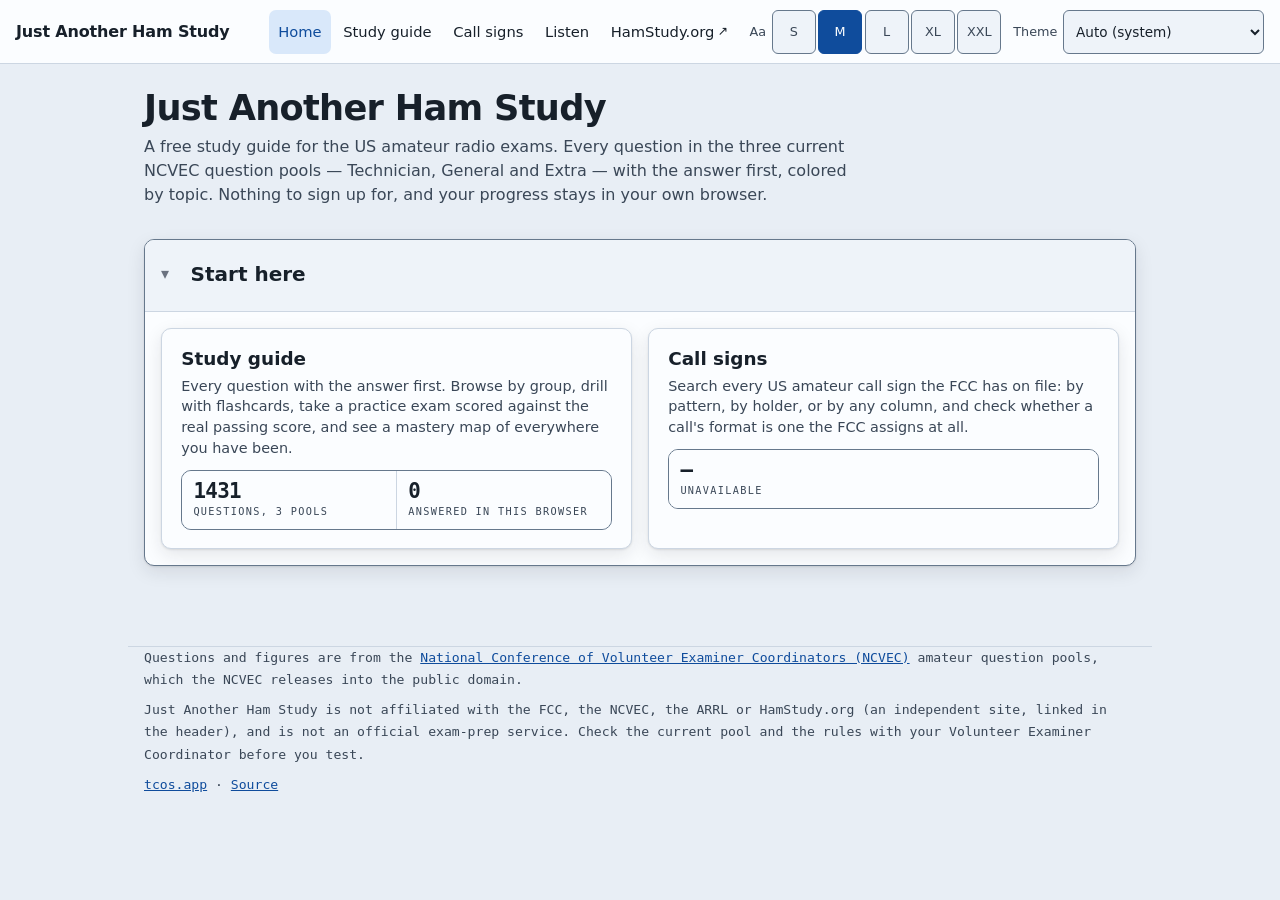
<file: index.html>
<!doctype html>
<html lang="en">
<head>
<meta charset="utf-8">
<meta name="viewport" content="width=device-width,initial-scale=1">
<title>Just Another Ham Study</title>
<meta name="description" content="A free study guide for the US amateur radio exams, built from the public-domain NCVEC question pools: Technician, General and Extra.">
<link rel="canonical" href="https://ham.tcos.app/">
<meta property="og:type" content="website">
<meta property="og:site_name" content="Just Another Ham Study">
<meta property="og:title" content="Just Another Ham Study">
<meta property="og:description" content="A free study guide for the US amateur radio exams, built from the public-domain NCVEC question pools: Technician, General and Extra.">
<meta property="og:url" content="https://ham.tcos.app/">
<meta property="og:locale" content="en_US">
<meta property="og:image" content="https://ham.tcos.app/og.jpg">
<meta property="og:image:type" content="image/jpeg">
<meta property="og:image:width" content="1200">
<meta property="og:image:height" content="630">
<meta property="og:image:alt" content="Just Another Ham Study: US amateur radio exam study guide, 1,431 questions across the Technician, General and Extra pools">
<meta name="twitter:card" content="summary_large_image">
<meta name="twitter:title" content="Just Another Ham Study">
<meta name="twitter:description" content="A free study guide for the US amateur radio exams, built from the public-domain NCVEC question pools: Technician, General and Extra.">
<meta name="twitter:image" content="https://ham.tcos.app/og.jpg">
<link rel="stylesheet" href="/css/shell.css">
<link rel="stylesheet" href="/css/ham.css">
<style>
.hi-tiles{display:grid;grid-template-columns:repeat(auto-fit,minmax(16rem,1fr));gap:1rem}
.hi-tile{display:block;text-decoration:none;color:inherit;border:1px solid var(--rule);border-radius:10px;
  background:var(--surface);box-shadow:var(--shadow);padding:1.1rem 1.2rem;transition:border-color .15s}
.hi-tile:hover,.hi-tile:focus-visible{border-color:var(--accent)}
.hi-tile h2{margin:0 0 .3rem;font-size:1.15rem;color:var(--ink)}
.hi-tile p{margin:0 0 .7rem;color:var(--muted);font-size:.9rem;line-height:1.45}
.hi-tile .stats{margin:0}
.hi-tile .stat{padding:.6rem .7rem}
.hi-tile .stat b{font-size:1.3rem}
</style>
<script>(function(){var d=document.documentElement;
try{d.setAttribute("data-fs",localStorage.getItem("tc-fs")||"m");
var t=localStorage.getItem("tc-theme");if(t&&t!=="auto"){d.setAttribute("data-theme",{paper:"light",contrast:"light",midnight:"dark",graphite:"dark"}[t]||t);d.setAttribute("data-skin",t);}}catch(e){d.setAttribute("data-fs","m");}})();</script>
</head>
<body>
<header class="top">
  <span class="brand"><a href="/">Just Another Ham Study</a></span>
  <nav aria-label="Main"><a href="/" aria-current="page">Home</a><a href="/study.html">Study guide</a><a href="/callsign.html">Call signs</a><a href="/listen.html">Listen</a><a class="ext" href="https://ham.study" target="_blank" rel="noopener">HamStudy.org</a></nav>
  <div class="fontsize-toggle"><span class="fs-label">Aa</span>
    <button class="fontsize-btn" data-size="s"  type="button" aria-pressed="false">S</button>
    <button class="fontsize-btn" data-size="m"  type="button" aria-pressed="true">M</button>
    <button class="fontsize-btn" data-size="l"  type="button" aria-pressed="false">L</button>
    <button class="fontsize-btn" data-size="xl" type="button" aria-pressed="false">XL</button>
    <button class="fontsize-btn" data-size="xxl" type="button" aria-pressed="false">XXL</button>
  </div>
  <div class="theme-toggle"><label class="fs-label" for="theme-select">Theme</label>
    <select class="theme-select" id="theme-select">
      <option value="auto">Auto (system)</option>
      <option value="light">Light</option>
      <option value="dark">Dark</option>
      <option value="paper">Paper (warm, low glare)</option>
      <option value="contrast">High contrast</option>
      <option value="midnight">Midnight</option>
      <option value="graphite">Graphite</option>
    </select>
  </div>
</header>

<main class="wrap">
  <div>
    <h1>Just Another Ham Study</h1>
    <p class="lede">A free study guide for the US amateur radio exams. Every question in the three current NCVEC
      question pools &mdash; Technician, General and Extra &mdash; with the answer first, colored by topic. Nothing to
      sign up for, and your progress stays in your own browser.</p>
  </div>

  <div class="cards">
  <section class="card" data-tc-collapse="start" aria-labelledby="tiles-h">
    <header><h2 id="tiles-h" data-tc-collapse-toggle>Start here</h2></header>
    <div class="body" data-tc-collapse-body>
      <div class="hi-tiles">
        <a class="hi-tile" href="/study.html">
          <h2>Study guide</h2>
          <p>Every question with the answer first. Browse by group, drill with flashcards, take a practice exam scored
            against the real passing score, and see a mastery map of everywhere you have been.</p>
          <div class="stats" id="hi-study-stats"><div class="stat"><b>&hellip;</b><span>loading</span></div></div>
        </a>
        <a class="hi-tile" href="/callsign.html">
          <h2>Call signs</h2>
          <p>Search every US amateur call sign the FCC has on file: by pattern, by holder, or by any column, and
            check whether a call's format is one the FCC assigns at all.</p>
          <div class="stats" id="hi-callsign-stats"><div class="stat"><b>&hellip;</b><span>loading</span></div></div>
        </a>
      </div>
    </div>
  </section>
  </div>
</main>
<footer class="hint credit">
  <p>Questions and figures are from the <a href="https://ncvec.org/index.php/amateur-question-pools">National Conference of Volunteer
    Examiner Coordinators (NCVEC)</a> amateur question pools, which the NCVEC releases into the public domain.</p>
  <p>Just Another Ham Study is not affiliated with the FCC, the NCVEC, the ARRL or HamStudy.org (an independent site, linked in the header), and is not an official exam-prep service.
    Check the current pool and the rules with your Volunteer Examiner Coordinator before you test.</p>
  <p><a href="https://tcos.app/">tcos.app</a> &middot;
    <a href="https://github.com/Twin-Cities-Open-Systems/ham-tcos-app">Source</a></p>
</footer>
<script src="/js/shell.js"></script>
<script src="/js/links.js"></script>
<script src="/js/collapse.js"></script>
<script src="/js/arrange.js"></script>
<script src="/js/table.js"></script>
<script src="/js/freshness.js"></script>
<script src="/js/index.js" defer></script>
</body>
</html>
</file>
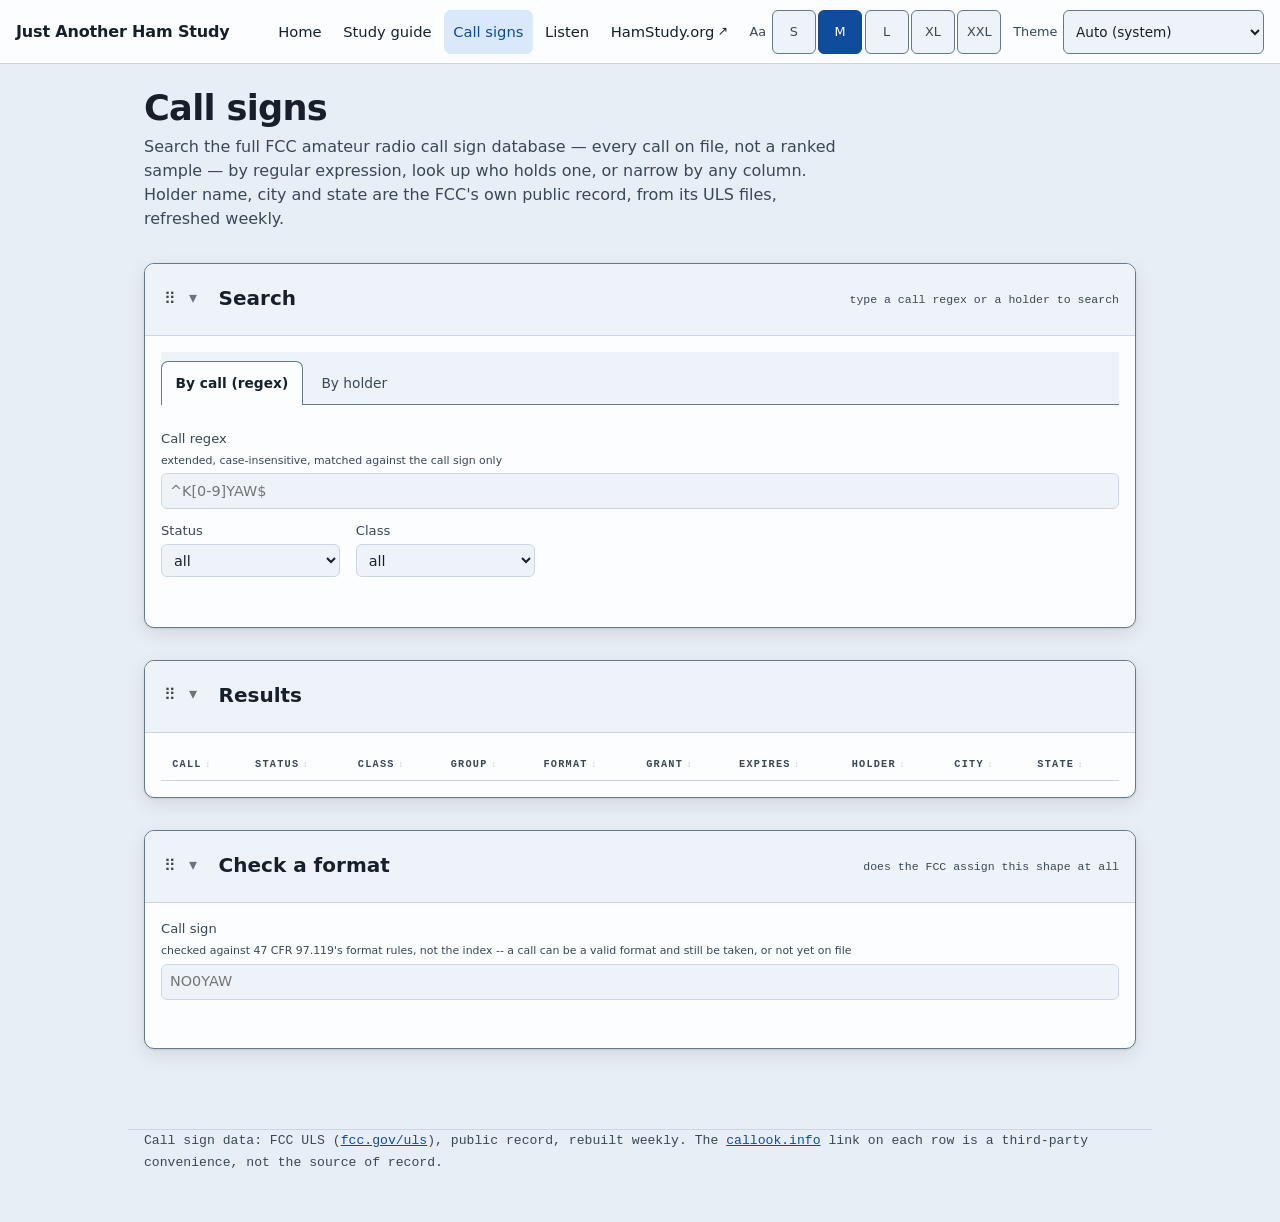
<file: callsign.html>
<!doctype html>
<html lang="en">
<head>
<meta charset="utf-8">
<meta name="viewport" content="width=device-width,initial-scale=1">
<title>Call signs &middot; Just Another Ham Study</title>
<meta name="description" content="Search every US amateur radio call sign the FCC has on file, by regular expression, by holder, or by any column; and check whether a call's format is one the FCC assigns.">
<link rel="canonical" href="https://ham.tcos.app/callsign">
<meta property="og:type" content="website">
<meta property="og:site_name" content="Just Another Ham Study">
<meta property="og:title" content="Call signs &middot; Just Another Ham Study">
<meta property="og:description" content="Search every US amateur radio call sign the FCC has on file, by regular expression, by holder, or by any column; and check whether a call's format is one the FCC assigns.">
<meta property="og:url" content="https://ham.tcos.app/callsign">
<meta property="og:locale" content="en_US">
<meta property="og:image" content="https://ham.tcos.app/og.jpg">
<meta property="og:image:type" content="image/jpeg">
<meta property="og:image:width" content="1200">
<meta property="og:image:height" content="630">
<meta property="og:image:alt" content="Just Another Ham Study: US amateur radio exam study guide, 1,431 questions across the Technician, General and Extra pools">
<meta name="twitter:card" content="summary_large_image">
<meta name="twitter:title" content="Call signs &middot; Just Another Ham Study">
<meta name="twitter:description" content="Search every US amateur radio call sign the FCC has on file, by regular expression, by holder, or by any column; and check whether a call's format is one the FCC assigns.">
<meta name="twitter:image" content="https://ham.tcos.app/og.jpg">
<link rel="stylesheet" href="/css/shell.css">
<link rel="stylesheet" href="/css/ham.css">
<link rel="stylesheet" href="/css/callsign.css">
<script>(function(){var d=document.documentElement;
try{d.setAttribute("data-fs",localStorage.getItem("tc-fs")||"m");
var t=localStorage.getItem("tc-theme");if(t&&t!=="auto"){d.setAttribute("data-theme",{paper:"light",contrast:"light",midnight:"dark",graphite:"dark"}[t]||t);d.setAttribute("data-skin",t);}}catch(e){d.setAttribute("data-fs","m");}})();</script>
</head>
<body>
<header class="top">
  <span class="brand"><a href="/">Just Another Ham Study</a></span>
  <nav aria-label="Main"><a href="/">Home</a><a href="/study.html">Study guide</a><a href="/callsign.html" aria-current="page">Call signs</a><a href="/listen.html">Listen</a><a class="ext" href="https://ham.study" target="_blank" rel="noopener">HamStudy.org</a></nav>
  <div class="fontsize-toggle"><span class="fs-label">Aa</span>
    <button class="fontsize-btn" data-size="s"  type="button" aria-pressed="false">S</button>
    <button class="fontsize-btn" data-size="m"  type="button" aria-pressed="true">M</button>
    <button class="fontsize-btn" data-size="l"  type="button" aria-pressed="false">L</button>
    <button class="fontsize-btn" data-size="xl" type="button" aria-pressed="false">XL</button>
    <button class="fontsize-btn" data-size="xxl" type="button" aria-pressed="false">XXL</button>
  </div>
  <div class="theme-toggle"><label class="fs-label" for="theme-select">Theme</label>
    <select class="theme-select" id="theme-select">
      <option value="auto">Auto (system)</option>
      <option value="light">Light</option>
      <option value="dark">Dark</option>
      <option value="paper">Paper (warm, low glare)</option>
      <option value="contrast">High contrast</option>
      <option value="midnight">Midnight</option>
      <option value="graphite">Graphite</option>
    </select>
  </div>
</header>

<main class="wrap">
  <div>
    <h1>Call signs</h1>
    <p class="lede">Search the full FCC amateur radio call sign database &mdash; every call on file, not a ranked
      sample &mdash; by regular expression, look up who holds one, or narrow by any column. Holder name, city and
      state are the FCC's own public record, from its ULS files, refreshed weekly.</p>
  </div>

  <div class="cards" data-tc-arrange="callsign">
  <section class="card" data-tc-arrange-item="search" data-tc-collapse="callsign-search" id="card-search" aria-labelledby="search-h">
    <header>
      <span class="grip" data-tc-arrange-handle title="Drag to reorder" aria-hidden="true">&#10303;</span>
      <h2 id="search-h" data-tc-collapse-toggle>Search</h2>
      <span class="count" id="cs-count">loading&hellip;</span>
    </header>
    <div class="body" data-tc-collapse-body>
      <div class="tabs cs-modes" role="tablist" aria-label="Search mode">
        <button class="tab" type="button" role="tab" data-mode="call" aria-selected="true" aria-controls="cs-panel-call">By call (regex)</button>
        <button class="tab" type="button" role="tab" data-mode="holder" aria-selected="false" aria-controls="cs-panel-holder">By holder</button>
      </div>
      <div id="cs-panel-call">
        <div class="cs-controls">
          <label class="wide">Call regex <small>extended, case-insensitive, matched against the call sign only</small>
            <input type="search" id="cs-q" placeholder="^K[0-9]YAW$" autocomplete="off" spellcheck="false"
                   aria-describedby="cs-q-error"></label>
          <label>Status <select id="cs-status"><option value="">all</option>
            <option value="A">active</option><option value="C">cancelled</option>
            <option value="E">expired</option><option value="T">terminated</option></select></label>
          <label>Class <select id="cs-class"><option value="">all</option>
            <option value="A">A (novice)</option><option value="G">G (general)</option>
            <option value="T">T (technician)</option><option value="E">E (extra)</option>
            <option value="P">P (advanced)</option></select></label>
        </div>
        <p class="cs-error" id="cs-q-error" role="alert" hidden></p>
      </div>
      <div id="cs-panel-holder" hidden>
        <div class="cs-controls">
          <label class="wide">Name, city or state <small>plain text, case-insensitive, over the whole record</small>
            <input type="text" id="cs-name" placeholder="Twin Cities" autocomplete="off"></label>
        </div>
        <p class="hint">Every column in Results is a filter too (the row above the headings), and a sort (click a
          heading). The filters search the whole index before the 200-row cap, so they find what the first 200
          would have hidden; a filter on its own works without a name.</p>
      </div>
      <p class="cs-fresh" id="cs-fresh"></p>
    </div>
  </section>

  <section class="card" id="card-detail" data-tc-collapse="callsign-detail" aria-labelledby="detail-h" hidden>
    <header>
      <span class="grip" data-tc-arrange-handle title="Drag to reorder" aria-hidden="true">&#10303;</span>
      <h2 id="detail-h" data-tc-collapse-toggle tabindex="-1">Details</h2>
    </header>
    <div class="body cs-detail" data-tc-collapse-body id="cs-detail-body"></div>
  </section>

  <section class="card" data-tc-arrange-item="results" data-tc-collapse="callsign-results" id="card-results" aria-labelledby="results-h">
    <header>
      <span class="grip" data-tc-arrange-handle title="Drag to reorder" aria-hidden="true">&#10303;</span>
      <h2 id="results-h" data-tc-collapse-toggle>Results</h2>
      <span class="count" id="cs-rows-count"></span>
    </header>
    <div class="body" data-tc-collapse-body>
      <div class="table-wrap">
        <table class="tc-table cs-table" id="cs-table" data-tc-table>
          <thead>
            <tr class="cs-filters" id="cs-filters" hidden><td><input type="search" class="cs-f" data-col="call" aria-label="Filter Call" placeholder="K0" autocomplete="off" spellcheck="false"></td><td><select class="cs-f" data-col="status" aria-label="Filter Status"><option value="">all</option><option value="A">active</option><option value="C">cancelled</option><option value="E">expired</option><option value="T">terminated</option></select></td><td><select class="cs-f" data-col="class" aria-label="Filter Class"><option value="">all</option><option value="T">T</option><option value="G">G</option><option value="E">E</option><option value="A">A</option><option value="P">P</option><option value="N">N</option></select></td><td><input type="search" class="cs-f" data-col="group" aria-label="Filter Group" placeholder="A-D" autocomplete="off" spellcheck="false"></td><td><input type="search" class="cs-f" data-col="format" aria-label="Filter Format" placeholder="1x2" autocomplete="off" spellcheck="false"></td><td><input type="search" class="cs-f" data-col="grant" aria-label="Filter Grant" placeholder="2024" autocomplete="off" spellcheck="false"></td><td><input type="search" class="cs-f" data-col="expires" aria-label="Filter Expires" placeholder="2026-1" autocomplete="off" spellcheck="false"></td><td><input type="search" class="cs-f" data-col="name" aria-label="Filter Holder" placeholder="filter" autocomplete="off" spellcheck="false"></td><td><input type="search" class="cs-f" data-col="city" aria-label="Filter City" placeholder="filter" autocomplete="off" spellcheck="false"></td><td><input type="search" class="cs-f" data-col="state" aria-label="Filter State" placeholder="MN" autocomplete="off" spellcheck="false"></td></tr>
            <tr>
            <th>Call</th><th>Status</th><th>Class</th><th>Group</th><th>Format</th>
            <th data-tc-sort="date">Grant</th><th data-tc-sort="date">Expires</th>
            <th>Holder</th><th>City</th><th>State</th>
          </tr></thead>
          <tbody id="cs-rows"></tbody>
        </table>
      </div>
    </div>
  </section>

  <section class="card" data-tc-arrange-item="check" data-tc-collapse="callsign-check" id="card-check" aria-labelledby="check-h">
    <header>
      <span class="grip" data-tc-arrange-handle title="Drag to reorder" aria-hidden="true">&#10303;</span>
      <h2 id="check-h" data-tc-collapse-toggle>Check a format</h2>
      <span class="count">does the FCC assign this shape at all</span>
    </header>
    <div class="body" data-tc-collapse-body>
      <div class="cs-controls">
        <label class="wide">Call sign <small>checked against 47 CFR 97.119's format rules, not the index -- a call
          can be a valid format and still be taken, or not yet on file</small>
          <input type="text" id="cs-check" placeholder="NO0YAW" autocomplete="off"></label>
      </div>
      <p class="cs-check-result" id="cs-check-result" role="status" aria-live="polite"></p>
    </div>
  </section>

  </div>
</main>
<footer class="hint" style="max-width:64rem;margin:0 auto;padding:0 1rem 3rem">Call sign data: FCC ULS
  (<a href="https://www.fcc.gov/uls">fcc.gov/uls</a>), public record, rebuilt weekly. The
  <a href="https://callook.info/">callook.info</a> link on each row is a third-party convenience, not the source of
  record.</footer>
<nav class="tc-jump" id="cs-jump" aria-label="Back to" data-show="false"><button type="button" data-tc-to="group" hidden><span class="tc-jump-l"></span></button><button type="button" data-tc-to="panel" hidden><span class="tc-jump-l"></span></button><button type="button" data-tc-to="top" aria-label="Top of the page"><svg viewBox="0 0 16 16" width="16" height="16" aria-hidden="true" focusable="false"><path d="M3 10l5-5 5 5M3 4h10" fill="none" stroke="currentColor" stroke-width="2" stroke-linecap="round" stroke-linejoin="round"/></svg></button></nav>
<script src="/js/shell.js"></script>
<script src="/js/collapse.js"></script>
<script src="/js/arrange.js"></script>
<script src="/js/table.js"></script>
<script src="/js/links.js"></script>
<script src="/js/callsign-format.js"></script>
<script src="/js/callsign.js"></script>
</body>
</html>
</file>
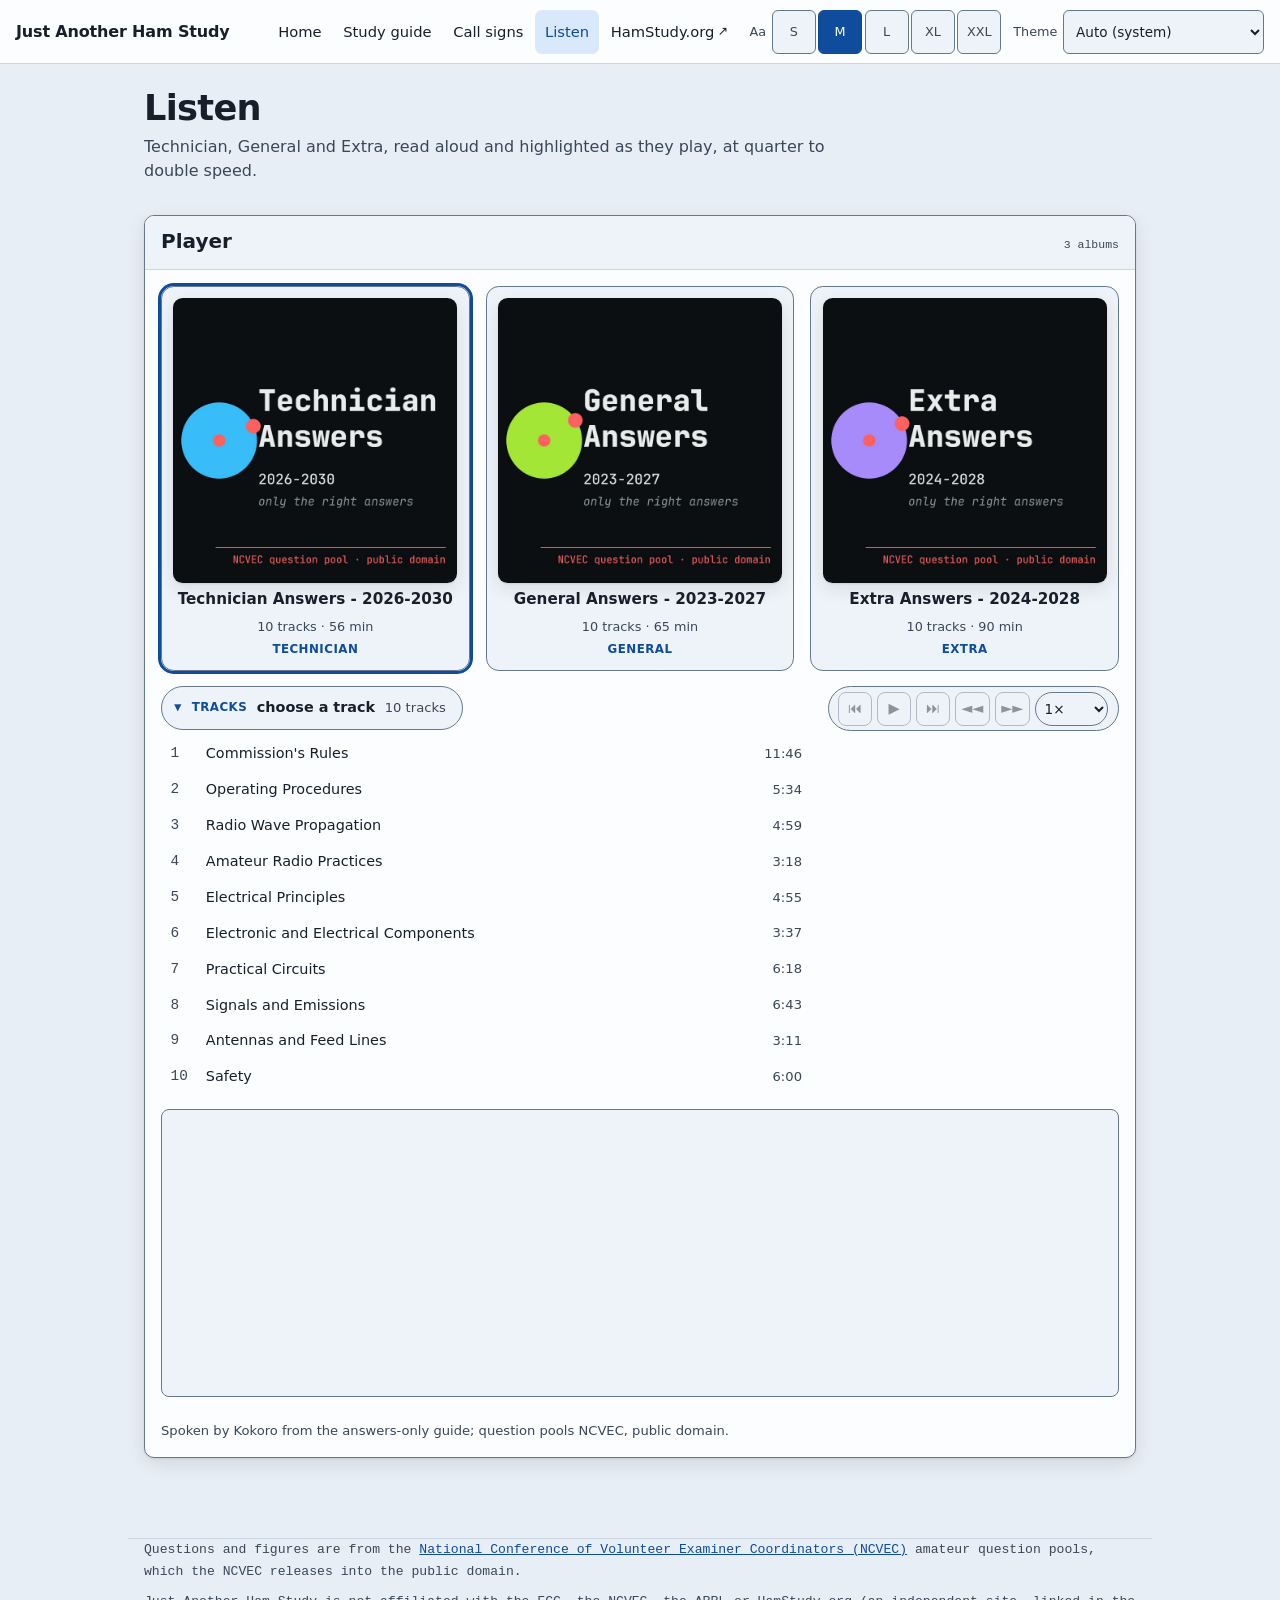
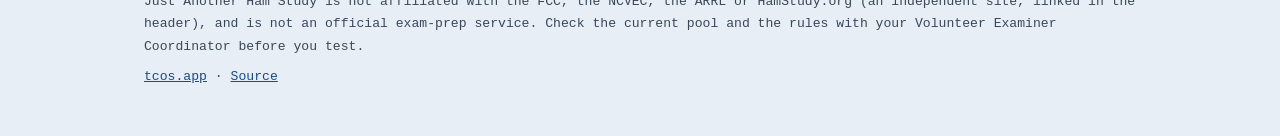
<file: listen.html>
<!doctype html>
<html lang="en">
<head>
<meta charset="utf-8">
<meta name="viewport" content="width=device-width,initial-scale=1">
<title>Listen &middot; Just Another Ham Study</title>
<meta name="description" content="Listen to the Technician, General and Extra question pools read aloud, synced to the words as they play, with the speed adjustable.">
<link rel="canonical" href="https://ham.tcos.app/listen">
<meta property="og:type" content="website">
<meta property="og:site_name" content="Just Another Ham Study">
<meta property="og:title" content="Listen &middot; Just Another Ham Study">
<meta property="og:description" content="Listen to the Technician, General and Extra question pools read aloud, synced to the words as they play, with the speed adjustable.">
<meta property="og:url" content="https://ham.tcos.app/listen">
<meta property="og:locale" content="en_US">
<meta property="og:image" content="https://ham.tcos.app/og.jpg">
<meta property="og:image:type" content="image/jpeg">
<meta property="og:image:width" content="1200">
<meta property="og:image:height" content="630">
<meta property="og:image:alt" content="Just Another Ham Study: US amateur radio exam study guide, 1,431 questions across the Technician, General and Extra pools">
<meta name="twitter:card" content="summary_large_image">
<meta name="twitter:title" content="Listen &middot; Just Another Ham Study">
<meta name="twitter:description" content="Listen to the Technician, General and Extra question pools read aloud, synced to the words as they play, with the speed adjustable.">
<meta name="twitter:image" content="https://ham.tcos.app/og.jpg">
<link rel="stylesheet" href="/css/shell.css">
<link rel="stylesheet" href="/css/ham.css">
<link rel="stylesheet" href="/css/listen.css">
<script>(function(){var d=document.documentElement;
try{d.setAttribute("data-fs",localStorage.getItem("tc-fs")||"m");
var t=localStorage.getItem("tc-theme");if(t&&t!=="auto"){d.setAttribute("data-theme",{paper:"light",contrast:"light",midnight:"dark",graphite:"dark"}[t]||t);d.setAttribute("data-skin",t);}}catch(e){d.setAttribute("data-fs","m");}})();</script>
</head>
<body>
<header class="top">
  <span class="brand"><a href="/">Just Another Ham Study</a></span>
  <nav aria-label="Main"><a href="/">Home</a><a href="/study.html">Study guide</a><a href="/callsign.html">Call signs</a><a href="/listen.html" aria-current="page">Listen</a><a class="ext" href="https://ham.study" target="_blank" rel="noopener">HamStudy.org</a></nav>
  <div class="fontsize-toggle"><span class="fs-label">Aa</span>
    <button class="fontsize-btn" data-size="s"  type="button" aria-pressed="false">S</button>
    <button class="fontsize-btn" data-size="m"  type="button" aria-pressed="true">M</button>
    <button class="fontsize-btn" data-size="l"  type="button" aria-pressed="false">L</button>
    <button class="fontsize-btn" data-size="xl" type="button" aria-pressed="false">XL</button>
    <button class="fontsize-btn" data-size="xxl" type="button" aria-pressed="false">XXL</button>
  </div>
  <div class="theme-toggle"><label class="fs-label" for="theme-select">Theme</label>
    <select class="theme-select" id="theme-select">
      <option value="auto">Auto (system)</option>
      <option value="light">Light</option>
      <option value="dark">Dark</option>
      <option value="paper">Paper (warm, low glare)</option>
      <option value="contrast">High contrast</option>
      <option value="midnight">Midnight</option>
      <option value="graphite">Graphite</option>
    </select>
  </div>
</header>

<main class="wrap">
  <div>
    <h1>Listen</h1>
    <p class="lede">Technician, General and Extra, read aloud and highlighted as they play, at quarter to double speed.</p>
  </div>

  <div class="cards">

  <section class="card" id="card-listen" aria-labelledby="listen-h">
    <header>
      <h2 id="listen-h">Player</h2>
      <span class="count" id="hl-count">loading&hellip;</span>
    </header>
    <div class="body">
      <div class="hl-albums" id="hl-albums"></div>
      <div class="hl-pills">
        <details class="hl-tracklist" id="hl-tracklist" open>
          <summary class="hl-pill"><span class="hl-pill-label">Tracks</span><span class="hl-now-track" id="hl-now-track">choose a track</span><span class="hl-pill-count" id="hl-pill-count"></span></summary>
          <ol class="hl-tracks" id="hl-tracks"></ol>
        </details>
        <div class="hl-ctl-pill" id="hl-ctl-pill"></div>
      </div>
      <div id="hl-player"></div>
      <p class="hint" id="hl-credit"></p>
    </div>
  </section>

  </div>
</main>
<footer class="hint credit">
  <p>Questions and figures are from the <a href="https://ncvec.org/index.php/amateur-question-pools">National Conference of Volunteer
    Examiner Coordinators (NCVEC)</a> amateur question pools, which the NCVEC releases into the public domain.</p>
  <p>Just Another Ham Study is not affiliated with the FCC, the NCVEC, the ARRL or HamStudy.org (an independent site, linked in the header), and is not an official exam-prep service.
    Check the current pool and the rules with your Volunteer Examiner Coordinator before you test.</p>
  <p><a href="https://tcos.app/">tcos.app</a> &middot;
    <a href="https://github.com/Twin-Cities-Open-Systems/ham-tcos-app">Source</a></p>
</footer>
<script src="/js/shell.js"></script>
<script src="/js/links.js"></script>
<script src="/js/listen.js"></script>
<script>(function () {
  "use strict";
  function esc(s) {
    return String(s == null ? "" : s).replace(/[&<>"']/g, function (c) {
      return { "&": "&amp;", "<": "&lt;", ">": "&gt;", '"': "&quot;", "'": "&#39;" }[c];
    });
  }
  function fmtTime(s) {
    s = Math.round(s || 0);
    var m = Math.floor(s / 60), r = s % 60;
    return m + ":" + (r < 10 ? "0" : "") + r;
  }
  var ALBUM_KEY = "ham.listen.album";
  function getAlbumPref() { try { return window.localStorage.getItem(ALBUM_KEY); } catch (e) { return null; } }
  function setAlbumPref(pool) { try { window.localStorage.setItem(ALBUM_KEY, pool); } catch (e) { /* forgets */ } }

  var albumsBox = document.getElementById("hl-albums");
  var tracksBox = document.getElementById("hl-tracks");
  var tracklist = document.getElementById("hl-tracklist");
  var nowTrack = document.getElementById("hl-now-track");
  var pillCount = document.getElementById("hl-pill-count");
  var mount = document.getElementById("hl-player");
  var data = null, chosenPool = null;
  var playing = { pool: null, n: null };

  function albumByPool(pool) {
    var albums = (data && data.albums) || [];
    for (var i = 0; i < albums.length; i++) { if (albums[i].pool === pool) { return albums[i]; } }
    return null;
  }
  function renderAlbums() {
    albumsBox.innerHTML = ((data && data.albums) || []).map(function (a) {
      var cover = a.cover
        ? '<img class="hl-album-cover" src="' + esc(a.cover) + '" width="1400" height="1400" alt="" loading="lazy">'
        : "";
      return '<button type="button" class="hl-album" data-pool="' + esc(a.pool) + '" aria-pressed="' + (a.pool === chosenPool) + '">' +
        cover +
        '<span class="hl-album-title">' + esc(a.title) + "</span>" +
        '<span class="hl-album-meta">' + a.tracks.length + " tracks &middot; " + (a.minutes || 0) + " min</span>" +
        '<span class="hl-album-label">' + esc(a.label) + "</span>" +
        "</button>";
    }).join("");
  }
  /* The pill is the tracklist's summary: closed, it still names the track
     that is playing (or says none is), and how many the album holds. */
  function renderPill() {
    var a = albumByPool(playing.pool), t = null;
    if (a) { for (var i = 0; i < a.tracks.length; i++) { if (a.tracks[i].n === playing.n) { t = a.tracks[i]; } } }
    nowTrack.textContent = t ? (t.n + " \u00b7 " + t.title + " \u00b7 " + fmtTime(t.seconds)) : "choose a track";
    var shown = albumByPool(chosenPool);
    pillCount.textContent = shown ? shown.tracks.length + " tracks" : "";
  }
  function renderTracks() {
    renderPill();
    var a = albumByPool(chosenPool);
    if (!a) { tracksBox.innerHTML = ""; return; }
    tracksBox.innerHTML = a.tracks.map(function (t) {
      var current = a.pool === playing.pool && t.n === playing.n;
      return "<li" + (current ? ' aria-current="true"' : "") + ">" +
        '<button type="button" class="hl-track" data-pool="' + esc(a.pool) + '" data-n="' + t.n + '">' +
        '<span class="mono">' + t.n + "</span>" +
        '<span class="hl-track-title">' + esc(t.title) + "</span>" +
        '<span class="hl-track-time">' + fmtTime(t.seconds) + "</span>" +
        "</button></li>";
    }).join("");
  }

  albumsBox.addEventListener("click", function (e) {
    var b = e.target.closest(".hl-album");
    if (!b) { return; }
    chosenPool = b.getAttribute("data-pool");
    setAlbumPref(chosenPool);
    renderAlbums();
    renderTracks();
  });
  tracksBox.addEventListener("click", function (e) {
    var b = e.target.closest(".hl-track");
    if (!b) { return; }
    window.HamListen && window.HamListen.open({ pool: b.getAttribute("data-pool"), n: parseInt(b.getAttribute("data-n"), 10), play: true });
    tracklist.open = false;  /* the pill folds so the read-along gets the room; it reopens on a click */
  });
  /* The player moving by itself (previous/next track, previous/next line
     carrying past a track boundary) -- keep the tracklist and tiles in sync
     without rebuilding the tiles (and reloading every cover.jpg) on every
     read-along line change, only on an actual track change. */
  mount.addEventListener("hamlisten:line", function (e) {
    var d = e.detail || {};
    var albumChanged = !!d.pool && d.pool !== chosenPool;
    var trackChanged = d.pool !== playing.pool || d.n !== playing.n;
    playing = { pool: d.pool, n: d.n };
    if (albumChanged) {
      chosenPool = d.pool;
      setAlbumPref(chosenPool);
      renderAlbums();
      renderTracks();
    } else if (trackChanged) {
      renderTracks();
    }
  });

  fetch("/data/ham-audio.json", { cache: "no-cache" }).then(function (r) { return r.json(); }).then(function (d) {
    data = d;
    document.getElementById("hl-credit").textContent = data.credit || "";
    var albums = data.albums || [];
    var saved = getAlbumPref();
    chosenPool = albums.some(function (a) { return a.pool === saved; }) ? saved : (albums[0] || {}).pool || null;
    renderAlbums();
    renderTracks();
    document.getElementById("hl-count").textContent = albums.length + " albums";
    window.HamListen && window.HamListen.init(mount, data, { controls: document.getElementById("hl-ctl-pill") });
    /* Handed over from the study page's player (its Full player link):
       #pool=..&n=..&t=..&play=1 continues that track at that second. The
       fragment is dropped afterwards so a reload starts from the saved
       position, not from the hand-over moment. */
    var h = new URLSearchParams((window.location.hash || "").replace(/^#/, ""));
    var hp = h.get("pool"), hn = parseInt(h.get("n"), 10);
    if (window.HamListen && hp && albumByPool(hp) && hn > 0) {
      chosenPool = hp; setAlbumPref(hp); renderAlbums(); renderTracks();
      window.HamListen.open({ pool: hp, n: hn, t: parseFloat(h.get("t")) || 0, play: h.get("play") === "1" });
      tracklist.open = false;
      if (window.history && window.history.replaceState) { window.history.replaceState(null, "", window.location.pathname); }
    }
  }).catch(function () {
    document.getElementById("hl-count").textContent = "unavailable";
  });
}());</script>
</body>
</html>
</file>
<file: css/shell.css>
/* shell.css -- the shared stylesheet of every TCOS web page: the *.tcos.app apps,
 * view.lab, the tcos.us sites and the media hubs. OWNED by tcos-app; children copy
 * it (see CLAUDE.md, "How a child inherits"), never edit the copy.
 *
 * Status colors are the reserved palette for fills, edges and icons, never
 * themed:  good #0ca30c   warning #fab219   serious #ec835a   critical #d03b3b
 * Text that states a status wears the matching -ink token instead (7:1 on its
 * chip), and the icon and label always ride with it, so a status color never
 * carries meaning alone.
 */

/* Light is the base set. Every color is a token, so all three theme states
 * (explicit light, explicit dark, and the unstamped system default) resolve as
 * a complete set rather than half of one.
 *
 * Readability is the design brief, and it is measured, not eyeballed --
 * tests/test_contrast.py computes the WCAG ratio for every pair below in both
 * themes and fails under target:
 *   body text     >= 7:1   (--ink, --muted, --accent on their surfaces)
 *   UI text       >= 4.5:1 (chips, button labels, tags)
 *   borders/icons >= 3:1   (--edge on every surface it divides)
 * Off-white on off-black, never #fff on #000. Light and dark are two designs:
 * dark lifts its surfaces by lightness and softens the ink, it is not the
 * light theme inverted. --rule is a hairline inside a card (decorative);
 * --edge is what draws a component's boundary, so it carries the 3:1.
 * --bg < --surface < --sunk is the page, the card, the pill on the card. */
:root{
  --bg:#e8eef5; --surface:#fbfdff; --sunk:#eef3f9; --ink:#17202a; --muted:#3a4757;
  --rule:#ccd6e2; --edge:#66788c; --accent:#0f4c9c; --accent-soft:#d9e8fa; --on-accent:#fbfdff;
  --good:#0ca30c; --warning:#fab219; --serious:#ec835a; --critical:#d03b3b;
  --good-ink:#0a5c0a; --warning-ink:#6b4700; --serious-ink:#7c3210; --critical-ink:#921f1f;
  --good-bg:#e3f2e3; --warning-bg:#fbf1da; --serious-bg:#fbeae3; --critical-bg:#f8e3e3;
  --shadow:0 1px 2px rgba(27,33,40,.10),0 6px 18px rgba(27,33,40,.10);
  --fs:16px;
}
@media (prefers-color-scheme:dark){
  :root:not([data-theme="light"]){
    --bg:#0c1116; --surface:#171e26; --sunk:#0f151b; --ink:#e3e8ed; --muted:#a9b6c2;
    --rule:#2b3947; --edge:#6a7b8c; --accent:#8bbcf0; --accent-soft:#163049; --on-accent:#0c1116;
    --good-ink:#5fd35f; --warning-ink:#f2b93b; --serious-ink:#f6a683; --critical-ink:#f79f9f;
    --good-bg:#12291b; --warning-bg:#2a2413; --serious-bg:#2c1d16; --critical-bg:#2c1717;
    --shadow:0 1px 2px rgba(0,0,0,.5),0 6px 18px rgba(0,0,0,.45);
  }
}
:root[data-theme="dark"]{
  --bg:#0c1116; --surface:#171e26; --sunk:#0f151b; --ink:#e3e8ed; --muted:#a9b6c2;
  --rule:#2b3947; --edge:#6a7b8c; --accent:#8bbcf0; --accent-soft:#163049; --on-accent:#0c1116;
  --good-ink:#5fd35f; --warning-ink:#f2b93b; --serious-ink:#f6a683; --critical-ink:#f79f9f;
  --good-bg:#12291b; --warning-bg:#2a2413; --serious-bg:#2c1d16; --critical-bg:#2c1717;
  --shadow:0 1px 2px rgba(0,0,0,.5),0 6px 18px rgba(0,0,0,.45);
}
/* Named themes. [data-theme] stays light or dark (the base every component and
 * child app already keys on); [data-skin] restates only the core tokens, so a
 * skin needs no per-component rules. Status colors keep their base. */
:root[data-skin="paper"]{
  --bg:#ece3d0; --surface:#faf5e8; --sunk:#f3ead6; --ink:#2a2318; --muted:#54473a;
  --rule:#d6c9ae; --edge:#75634c; --accent:#7a3410; --accent-soft:#ecdcbf; --on-accent:#faf5e8;
}
:root[data-skin="contrast"]{
  --bg:#f2f2f2; --surface:#fdfdfd; --sunk:#e9e9e9; --ink:#0a0a0a; --muted:#252525;
  --rule:#8c8c8c; --edge:#333333; --accent:#0a2f80; --accent-soft:#d5def5; --on-accent:#fdfdfd;
}
:root[data-skin="midnight"]{
  --bg:#070b1a; --surface:#101830; --sunk:#0a1024; --ink:#e6ecff; --muted:#adb9db;
  --rule:#25325a; --edge:#7183b3; --accent:#93b7ff; --accent-soft:#1a2a55; --on-accent:#070b1a;
}
:root[data-skin="graphite"]{
  --bg:#181a1d; --surface:#24272b; --sunk:#1b1d20; --ink:#e6e8ea; --muted:#adb2b8;
  --rule:#383c42; --edge:#7d858e; --accent:#72d4cb; --accent-soft:#1f3b39; --on-accent:#181a1d;
}
:root[data-fs="s"]{--fs:14px}  :root[data-fs="m"]{--fs:16px}
:root[data-fs="l"]{--fs:18px}  :root[data-fs="xl"]{--fs:21px}
:root[data-fs="xxl"]{--fs:25px}
*{box-sizing:border-box}
/* `hidden` is a state, not a style: an author rule that sets display would
 * otherwise beat the UA's [hidden]{display:none}. */
[hidden]{display:none!important}
html{font-size:var(--fs)}
body{margin:0;background:var(--bg);color:var(--ink);font:1rem/1.5 system-ui,-apple-system,"Segoe UI",Roboto,sans-serif;-webkit-font-smoothing:antialiased;font-variant-numeric:slashed-zero}
/* The zero is always slashed, in every font everywhere. font-variant-numeric does not merge:
   any rule that sets it must repeat slashed-zero, and form controls do not inherit it. */
input,select,textarea,button{font-family:inherit;font-variant-numeric:slashed-zero}
.mono{font-family:ui-monospace,SFMono-Regular,"SF Mono",Menlo,Consolas,monospace;font-variant-numeric:tabular-nums slashed-zero}
/* header ------------------------------------------------------------------ */
.top{position:sticky;top:0;z-index:20;background:var(--surface);border-bottom:1px solid var(--rule);
     display:flex;align-items:center;gap:.75rem;padding:.6rem 1rem;flex-wrap:wrap}
.brand{font-weight:600;letter-spacing:-.01em;margin-right:auto;display:flex;align-items:baseline;gap:.5rem}
.brand a{text-decoration:none;color:inherit}
.brand small{color:var(--muted);font-weight:400;font-size:.78em}
.top nav{display:flex;gap:.15rem}
.top nav a{color:var(--ink);text-decoration:none;padding:.3rem .6rem;border-radius:7px;font-size:.92rem}
.top nav a:hover,.top nav a:focus-visible,.top nav a[aria-current="page"]{background:var(--accent-soft);color:var(--accent)}
.top nav a.ext::after{content:"\2197";margin-left:.25em;font-size:.85em}
@media (max-width:30rem){.top nav{flex-wrap:wrap}}
/* Small screens: the header is a brand and a menu button; nav, text size and theme fold
   into the panel. shell.js adds .tc-menu (and the button), so with no script it all stays visible. */
.menu-btn{display:none}
@media (max-width:40rem){
  .top.tc-menu .menu-btn{display:inline-flex;align-items:center;justify-content:center;min-width:44px;min-height:44px;
    background:var(--sunk);border:1px solid var(--edge);color:var(--ink);border-radius:8px;font:inherit;font-size:1.25rem;line-height:1;cursor:pointer}
  .top.tc-menu .menu-btn[aria-expanded="true"]{background:var(--accent-soft);color:var(--accent)}
  .top.tc-menu:not([data-open]) > :not(.brand):not(.menu-btn){display:none}
  .top.tc-menu[data-open] > nav,.top.tc-menu[data-open] > .fontsize-toggle,.top.tc-menu[data-open] > .theme-toggle{flex:1 1 100%}
  .top.tc-menu[data-open] > nav{flex-direction:column}
  .top.tc-menu[data-open] > .fontsize-toggle{flex-wrap:wrap}
  .top.tc-menu[data-open]{max-height:100vh;max-height:100dvh;overflow-y:auto}
}
.theme-select{background:var(--sunk);border:1px solid var(--edge);color:var(--ink);border-radius:6px;padding:.22rem .5rem;font:inherit;font-size:.85rem;min-height:44px;cursor:pointer}
.fontsize-toggle,.theme-toggle{display:flex;gap:.15rem;align-items:center}
.fontsize-btn,.theme-btn{background:var(--sunk);border:1px solid var(--edge);color:var(--muted);
  border-radius:6px;padding:.22rem .45rem;font-size:.8rem;cursor:pointer;font-family:inherit}
.fontsize-btn[aria-pressed="true"],.theme-btn[aria-pressed="true"]{background:var(--accent);border-color:var(--accent);color:var(--on-accent)}
.fs-label{color:var(--muted);font-size:.8rem;margin-right:.2rem}
.wrap{max-width:64rem;margin:0 auto;padding:1.5rem 1rem 5rem;display:flex;flex-direction:column;gap:2rem}
h1{font-size:clamp(1.6rem,3.5vw,2.2rem);line-height:1.15;margin:0;letter-spacing:-.02em;text-wrap:balance}
/* Three levels, each visibly a step from the next: panel h2 > group h3/h4 > pill label. */
h2{font-size:1.25rem;line-height:1.3;margin:0 0 .2rem;text-wrap:balance}
.lede{color:var(--muted);margin:.4rem 0 0;max-width:42rem}
/* Reading measure: prose stops at ~70 characters, left-aligned, never justified. */
.card .body p,.card .body li,.lede{max-width:70ch;text-align:left}
p{margin:0}
a{color:var(--accent)}
code{font-family:ui-monospace,monospace;font-size:.86em;background:var(--sunk);padding:.1em .36em;border-radius:4px}
/* status chips -- ICON + LABEL, never color alone --------------------------- */
.chip{display:inline-flex;align-items:center;gap:.32rem;font-family:ui-monospace,monospace;
      font-size:.72rem;letter-spacing:.06em;text-transform:uppercase;font-weight:600;
      padding:.2rem .5rem;border-radius:999px;white-space:nowrap}
.chip.good{color:var(--good-ink);background:var(--good-bg)}
.chip.warning{color:var(--warning-ink);background:var(--warning-bg)}
.chip.serious{color:var(--serious-ink);background:var(--serious-bg)}
.chip.critical{color:var(--critical-ink);background:var(--critical-bg)}
/* A state that is correct and is not a status: a stopped template is not a
 * fault, so it must not borrow a status color to say so. */
.chip.neutral{color:var(--muted);background:var(--sunk)}
/* Flex, not grid: a grid cannot stretch a short last row, so ten tiles at a card
   width of seven left the second row two-thirds empty (inv.lab, 2026-09-30). Each
   tile grows to fill its row. */
.stats{display:flex;flex-wrap:wrap;gap:1px;
       background:var(--rule);border:1px solid var(--edge);border-radius:10px;overflow:hidden}
.stat{background:var(--surface);padding:.9rem 1rem;display:flex;flex-direction:column;gap:.15rem;flex:1 1 8rem;min-width:8rem}
.stat b{font-family:ui-monospace,monospace;font-size:1.7rem;font-weight:600;line-height:1;letter-spacing:-.03em;font-variant-numeric:tabular-nums slashed-zero}
.stat span{font-family:ui-monospace,monospace;font-size:.64rem;letter-spacing:.13em;text-transform:uppercase;color:var(--muted)}
.stat.is-good b{color:var(--good-ink)} .stat.is-critical b{color:var(--critical-ink)} .stat.is-warning b{color:var(--warning-ink)}
/* A zero is present, not loud: an empty state should not read like a live one. */
.stat.is-empty b,.stat.is-empty span{opacity:.45}
.card{background:var(--surface);border:1px solid var(--edge);border-radius:10px;box-shadow:var(--shadow);overflow:hidden}
.card>header{padding:.75rem 1rem;border-bottom:1px solid var(--rule);background:var(--sunk);
             display:flex;align-items:baseline;gap:.6rem;flex-wrap:wrap}
.card>header .count{margin-left:auto;font-family:ui-monospace,monospace;font-size:.72rem;color:var(--muted)}
.card .body{padding:1rem;display:flex;flex-direction:column;gap:.9rem}
.tbl{overflow-x:auto}
table{border-collapse:collapse;width:100%;font-size:.9rem}
th,td{text-align:left;padding:.5rem .7rem;border-bottom:1px solid var(--rule);vertical-align:top}
thead th{font-family:ui-monospace,monospace;font-size:.64rem;letter-spacing:.12em;text-transform:uppercase;color:var(--muted);font-weight:600}
tbody tr:last-child td{border-bottom:0}
footer{border-top:1px solid var(--rule);padding-top:1rem;color:var(--muted);
       font-family:ui-monospace,monospace;font-size:.72rem;line-height:1.7}
:focus-visible{outline:3px solid var(--accent);outline-offset:2px;border-radius:4px}
@media(prefers-reduced-motion:reduce){*{transition:none!important;animation:none!important}}
.tabs{display:flex;gap:.25rem;padding:.55rem 1rem 0;border-bottom:1px solid var(--edge);background:var(--sunk)}
.tab{font:inherit;font-size:.86rem;color:var(--muted);background:none;cursor:pointer;
     border:1px solid transparent;border-bottom:0;border-radius:7px 7px 0 0;
     padding:.4rem .85rem;margin-bottom:-1px}
.tab:hover{color:var(--ink)}
/* The selected tab is the one joined to the panel below it. That join is the
 * cue, so the state does not rest on color alone -- aria-selected carries it
 * for anything that is not looking at pixels. */
.tab[aria-selected="true"]{background:var(--surface);border-color:var(--edge);color:var(--ink);font-weight:600}
.bar{display:flex;align-items:center;gap:.6rem;flex-wrap:wrap}
.bar .btn{margin-left:auto}
.btn{font:inherit;font-size:.9rem;font-weight:600;background:var(--accent);color:var(--on-accent);
     border:1px solid var(--accent);border-radius:7px;padding:.42rem 1rem;cursor:pointer}
.btn:disabled{opacity:.55;cursor:progress}
.hint{color:var(--muted);font-size:.82rem;margin:0}
kbd{font-family:ui-monospace,monospace;font-size:.78em;background:var(--sunk);
    border:1px solid var(--edge);border-bottom-width:2px;border-radius:4px;padding:.05em .35em}
.muted{color:var(--muted)}

.cards{display:flex;flex-direction:column;gap:2rem}
.skip{position:absolute;left:-999px}
.skip:focus{left:1rem;top:.5rem;z-index:30;background:var(--surface);padding:.4rem .7rem;border-radius:6px}

/* Touch targets: every button-like control is at least 44 x 44 CSS px
 * (WCAG 2.5.5), so it can be hit with a thumb and not just a pointer. */
.btn,.tab,.fontsize-btn,.theme-btn,.top nav a{min-height:44px;min-width:44px;display:inline-flex;align-items:center;justify-content:center}
.top nav a{justify-content:flex-start}
.tab{padding-top:0;padding-bottom:0}
[data-tc-collapse-head]{min-height:44px;display:flex;align-items:center;gap:.4em}

/* components: collapse, arrange, table, freshness --------------------------
 * The library/js components ship their own behavior CSS; this is the page's half
 * (how they sit in the shell). One accent hue for every control affordance;
 * status colors stay reserved for status. */
/* arrange: the cards live in their own container so a drop onto container
 * padding cannot land a card past the page footer. */
.cards{display:flex;flex-direction:column;gap:2rem}
.grip{font-family:ui-monospace,monospace;color:var(--muted);font-size:1rem;line-height:1;
      padding:.1rem .2rem;border-radius:5px;align-self:center}
.grip:hover,.grip:focus-visible{color:var(--accent);background:var(--accent-soft)}
.card>header h2[data-tc-collapse-head],.new>header h2[data-tc-collapse-head]{
  cursor:pointer;border-radius:5px;padding:0 .2rem;margin-left:-.2rem}
.card>header h2[data-tc-collapse-head]:hover,.new>header h2[data-tc-collapse-head]:hover{color:var(--accent)}
/* A collapsed card is a header and nothing else -- the rule under it would
 * be drawing a line beneath empty space. */
[data-tc-collapsed="true"]>header{border-bottom:0}
.tc-collapse-marker{color:var(--accent)}

/* Status echoed on the card's left edge. Set ONLY on a card whose header
 * already carries the matching icon+label chip -- see the block comment. */
.card.is-good{border-left:4px solid var(--good)}
.card.is-warning{border-left:4px solid var(--warning)}
.card.is-serious{border-left:4px solid var(--serious)}
.card.is-critical{border-left:4px solid var(--critical)}

/* table: sort + search. Everything is client-side over rows already in the
 * DOM -- see view/README.md for why there is no server and no cache. */
.card-tools{display:flex;align-items:center;gap:.6rem;flex-wrap:wrap;
            padding:.7rem 1rem;border-bottom:1px solid var(--rule);background:var(--surface)}
.card-tools input[type="search"]{flex:1 1 14rem;min-width:9rem;font:inherit;font-size:.86rem;
  background:var(--sunk);color:var(--ink);border:1px solid var(--edge);border-radius:7px;
  padding:.35rem .6rem}
.card-tools input[type="search"]:focus-visible{border-color:var(--accent)}
.card-tools .count{font-family:ui-monospace,monospace;font-size:.72rem;color:var(--muted);white-space:nowrap}
.card-tools .hint{font-size:.72rem;color:var(--muted)}
thead th[data-tc-sortable]{color:var(--muted)}
thead th[aria-sort="ascending"],thead th[aria-sort="descending"]{color:var(--accent)}

/* Freshness: how old is what you are reading, and can you get back to the
 * source. One card per page, last, generated by build.sh -- never authored,
 * because a hand-typed timestamp is wrong the moment the page is rebuilt. */
.fresh-card{border-left:4px solid var(--rule)}
.fresh-card .body{padding:.7rem 1rem}
.fresh dl{display:grid;grid-template-columns:auto 1fr;gap:.3rem .9rem;margin:0;
          font-family:ui-monospace,monospace;font-size:.76rem}
.fresh dt{color:var(--muted);text-transform:uppercase;letter-spacing:.08em;font-size:.68rem}
.fresh dd{margin:0;color:var(--ink);overflow-wrap:anywhere}
.fresh dd.none{color:var(--muted);font-style:italic;font-family:inherit}

/* print / Save as PDF: the page as it looks on screen minus the controls. */
@page{margin:12mm}
/* flip card ---------------------------------------------------------------
 * A card with two faces, front and back, in one grid cell, so the card is as tall as its
 * taller face and a grid of them never reflows on a flip. The hidden face is
 * visibility:hidden, so it cannot take focus. shell.js (TC.flip) sets data-flipped.
 *   <li class="tc-flip" data-flipped="false"><div class="tc-flip-in">
 *     <div class="tc-face tc-front"><button class="tc-flipbtn" data-tc-flip>...</button></div>
 *     <div class="tc-face tc-back"><button class="tc-backq" data-tc-flip>...</button>...</div>
 *   </div></li>
 * .tc-fit makes the card only as tall as the face showing. --fam colors the left edge. */
.tc-flip{list-style:none;perspective:1200px;scroll-margin-top:5rem}
.tc-flip.is-jumped{outline:3px solid var(--accent);outline-offset:2px;border-radius:8px}
.tc-flip-in{display:grid;transition:transform .3s;transform-style:preserve-3d}
.tc-flip[data-flipped="true"] .tc-flip-in{transform:rotateY(180deg)}
.tc-face{grid-area:1/1;backface-visibility:hidden;-webkit-backface-visibility:hidden;text-align:left;
  border:1px solid var(--edge);border-left:5px solid var(--fam,var(--accent));border-radius:8px;background:var(--surface);
  padding:.6rem .85rem;font:inherit;color:inherit;transition:visibility 0s .15s}
.tc-front{display:flex;flex-direction:column;gap:.5rem;cursor:pointer;line-height:1.4;font-size:.95rem}
.tc-flipbtn{all:unset;box-sizing:border-box;display:block;cursor:pointer}
.tc-flipbtn:focus-visible{outline:3px solid var(--accent);outline-offset:2px}
.tc-front .tc-flip-cue{margin-top:auto}
.tc-front:hover,.tc-backq:hover .tc-flip-cue{border-color:var(--accent)}
.tc-flip-cue{display:block;margin-top:.4rem;font-size:.8rem;color:var(--accent);font-weight:600}
.tc-back{transform:rotateY(180deg);display:flex;flex-direction:column;gap:.5rem;background:var(--sunk)}
.tc-backq{all:unset;box-sizing:border-box;display:block;cursor:pointer;font-size:.85rem;line-height:1.4;color:var(--muted)}
.tc-backq:focus-visible{outline:3px solid var(--accent);outline-offset:2px}
.tc-flip[data-flipped="false"] .tc-back,.tc-flip[data-flipped="true"] .tc-front{visibility:hidden}
@media (prefers-reduced-motion:reduce){.tc-flip-in,.tc-face{transition:none}}
@media print{
  .tc-flip-in{transform:none!important}
  .tc-face{grid-area:auto;transform:none;visibility:visible!important;position:static!important;break-inside:avoid;margin-bottom:.3rem}
  .tc-flip-in{display:block}.tc-flip-cue{display:none}
}
.tc-fit .tc-flip-in{position:relative}
.tc-fit[data-flipped="false"] .tc-back,.tc-fit[data-flipped="true"] .tc-front{position:absolute;top:0;left:0;right:0}
.tc-fit .tc-front .tc-flip-cue{margin-top:.15rem}

/* way back ------------------------------------------------------------------
 * A small pill fixed to the corner that names what is above the reader and scrolls
 * back to it. shell.js (TC.wayback.init) fills and shows it. */
.tc-jump{position:fixed;right:max(12px,env(safe-area-inset-right));bottom:max(12px,env(safe-area-inset-bottom));z-index:15;display:flex;
  max-width:calc(100vw - 24px);border:1px solid var(--edge);border-radius:999px;overflow:hidden;
  background:color-mix(in srgb,var(--surface) 90%,transparent);-webkit-backdrop-filter:blur(8px);backdrop-filter:blur(8px);
  box-shadow:0 2px 12px rgba(0,0,0,.2);opacity:.9;transition:opacity .2s,transform .2s,visibility 0s}
.tc-jump:hover,.tc-jump:focus-within{opacity:1}
.tc-jump[data-show="false"]{opacity:0;visibility:hidden;transform:translateY(10px);pointer-events:none;transition:opacity .2s,transform .2s,visibility 0s .2s}
.tc-jump button{all:unset;box-sizing:border-box;cursor:pointer;display:flex;align-items:center;gap:.4rem;min-height:44px;min-width:44px;
  padding:0 .8rem;font:600 .85rem/1 inherit;color:var(--ink);justify-content:center}
.tc-jump button[hidden],.tc-jump a[hidden]{display:none}
/* "link here": an anchor, so it opens, drags and right-click copies like any link */
.tc-jump a.tc-jump-here{box-sizing:border-box;display:flex;align-items:center;justify-content:center;gap:.4rem;min-height:44px;min-width:44px;
  padding:0 .7rem;color:var(--ink);text-decoration:none;border-left:1px solid var(--edge);font:600 .85rem/1 inherit}
.tc-jump a.tc-jump-here:hover{color:var(--accent);background:var(--sunk)}
.tc-jump a.tc-jump-here:focus-visible{outline:3px solid var(--accent);outline-offset:-3px}
.tc-jump a.tc-jump-here[data-said]{color:var(--good-ink)}
.tc-jump-said:empty{display:none}
/* A linked heading lands below the sticky header, not under it. */
h2[id],h3[id],h4[id],summary[id],[data-tc-collapse-toggle][id],section[id],article[id],[data-tc-collapse][id]{scroll-margin-top:4.75rem}
.tc-jump button+button{border-left:1px solid var(--edge)}
.tc-jump button:hover{color:var(--accent);background:var(--sunk)}
.tc-jump button:focus-visible{outline:3px solid var(--accent);outline-offset:-3px}
.tc-jump-l{max-width:11rem;overflow:hidden;text-overflow:ellipsis;white-space:nowrap}
.tc-jump-l::before{content:"\2191\00a0";color:var(--accent)}
@media (max-width:40rem){.tc-jump-l{max-width:38vw}.tc-jump[data-has-group="true"] [data-tc-to="panel"]{display:none}}
@media (prefers-reduced-motion:reduce){.tc-jump,.tc-jump[data-show="false"]{transition:none}}
@media print{.tc-jump{display:none!important}}

/* dock ----------------------------------------------------------------------
 * A bar that rides the bottom edge of the screen while its section is on screen (a
 * primary action and a status line, e.g. Score and "12 / 35 answered"). It must come
 * after the content it serves; position:sticky needs the card around it not to clip. */
.tc-dock{position:sticky;bottom:max(8px,env(safe-area-inset-bottom));z-index:14;display:flex;align-items:center;justify-content:space-between;gap:.75rem;
  margin-top:.8rem;padding:.5rem .5rem .5rem .9rem;border:1px solid var(--edge);border-radius:999px;background:color-mix(in srgb,var(--surface) 88%,transparent);
  -webkit-backdrop-filter:blur(8px);backdrop-filter:blur(8px);box-shadow:0 4px 18px rgba(0,0,0,.18)}
.tc-dock[hidden]{display:none}
.tc-dock-n{font-size:.85rem;color:var(--muted)}
.tc-dock .btn{min-height:44px;min-width:6rem}
.card:has(.tc-dock){overflow:visible}
body:has(.tc-dock:not([hidden])) .tc-jump{bottom:calc(max(8px,env(safe-area-inset-bottom)) + 76px)}
@media print{.tc-dock{display:none!important}}

@media print{
  html,body{-webkit-print-color-adjust:exact;print-color-adjust:exact}
  /* Paper by default. A page whose own export promises "the PDF looks like the
     screen" (view.lab's PDF button) opts out with <html data-tc-print="theme">
     and keeps the reader's theme, dark included. */
  :root:not([data-tc-print="theme"]),:root[data-theme]:not([data-tc-print="theme"]){--bg:#fff;--surface:#fff;--sunk:#f3f3f3;--ink:#000;--muted:#333;--edge:#555;--accent:#0b3a70}
  body{font-size:11pt;line-height:1.4}
  .top,.grip,.tc-collapse-marker,.card-tools input,.card-tools .hint{display:none!important}
  [data-tc-collapse][data-tc-collapsed='true'] [data-tc-collapse-body]{display:block!important}
  [data-tc-collapse][data-tc-collapsed='true'] .body[data-tc-collapse-body]{display:flex!important}
  .wrap{max-width:none;padding:0}
  .card{box-shadow:none}
  .tbl{overflow:visible}
  tr,.stat,figure,img,svg{break-inside:avoid}
  .card>header{break-after:avoid}
  thead{display:table-header-group}
  img,svg{max-width:100%;height:auto}
}
</file>
<file: css/ham.css>
/* ham.css -- what only this app adds on top of the shared shell (css/shell.css). */
.credit{max-width:64rem;margin:0 auto;padding:0 1rem 3rem}
.credit p+p{margin-top:.5rem}
</file>
<file: css/callsign.css>
/* callsign.css -- the call sign page (ported from fleet-ops view/src/ham/callsign.html) */
body{font-variant-numeric:slashed-zero}
  .mono,.cs-table td,.cs-table th{font-variant-numeric:tabular-nums slashed-zero}
  .cs-controls{display:grid;grid-template-columns:repeat(auto-fit,minmax(11rem,1fr));gap:.7rem 1rem;margin-bottom:.7rem}
  .cs-controls label{display:flex;flex-direction:column;gap:.25rem;font-size:.82rem;color:var(--muted)}
  .cs-controls label.wide{grid-column:1/-1}
  .cs-controls input[type="search"],.cs-controls input[type="text"],.cs-controls select{font:inherit;font-size:.9rem;
    padding:.4rem .5rem;color:var(--ink);background:var(--sunk);border:1px solid var(--rule);border-radius:6px;
    font-variant-numeric:slashed-zero}
  .cs-controls input[aria-invalid="true"]{border-color:var(--critical);outline:1px solid var(--critical)}
  .cs-modes{padding:.55rem 0 0;margin:0 0 .6rem}
  .cs-error{color:var(--critical);font-family:ui-monospace,monospace;font-size:.85rem;margin:.3rem 0 0}
  .cs-call{background:none;border:0;padding:0;font-size:1em;font-weight:700;color:var(--accent);cursor:pointer;
    font-family:ui-monospace,monospace;text-align:left}
  .cs-call:hover,.cs-call:focus-visible{text-decoration:underline}
  .table-wrap{overflow-x:auto}
  /* By holder: one filter per column, above the sortable headings */
  .cs-filters td{padding:.3rem .35rem;border-bottom:1px solid var(--rule);background:var(--sunk)}
  .cs-filters input,.cs-filters select{width:100%;min-width:4.5rem;min-height:36px;font:inherit;font-size:.8rem;
    padding:.2rem .4rem;border:1px solid var(--edge);border-radius:6px;background:var(--surface);color:var(--ink)}
  .cs-filters input:focus-visible,.cs-filters select:focus-visible{outline:2px solid var(--accent);outline-offset:1px}
  .cs-detail dl{display:grid;grid-template-columns:max-content 1fr;gap:.2rem .8rem;margin:.4rem 0 0}
  .cs-detail dt{color:var(--muted);font-family:ui-monospace,monospace;font-size:.72rem;text-transform:uppercase;
    letter-spacing:.06em;padding-top:.15rem}
  .cs-detail dd{margin:0}
  .cs-links{display:flex;flex-wrap:wrap;gap:.6rem;margin-top:.6rem}
  .cs-check-result{margin:.4rem 0 0}
  .cs-fresh{color:var(--muted);font-size:.82rem;margin:.5rem 0 0}
</file>
<file: css/listen.css>
/* listen.css -- the read-along audio player (js/listen.js), the album tiles
 * and tracklist on listen.html, and the flashcards' Listen mode on
 * study.html. Every color and font comes from shell.css's variables
 * (--ink, --muted, --accent, --card et al.) -- never a literal -- so both
 * themes and every named skin stay correct for free; shell.css itself is
 * never edited here.
 *
 * .hl-player is shared by the standalone page and the flashcards (js/listen.js
 * adds .hl-inline for the flashcards Listen mode); the same ids and classes
 * exist in both so this one sheet styles them without a second set of rules.
 *
 * .hl-controls is the one set of transport + speed + title controls both
 * modes build (js/listen.js): in the flashcards mode it is a small overlay
 * on the block being read, revealed on hover or focus, always visible where
 * there is no hover (touch); on the Listen page it sits in a pill beside the
 * tracks pill, top right, always visible.
 */

.hl-player{display:flex;flex-direction:column;gap:.6rem;font:inherit;color:var(--ink)}
.hl-audio{display:none}

.hl-title{margin:0;font-weight:600;font-size:.95rem;overflow:hidden;text-overflow:ellipsis;white-space:nowrap}

/* Touch targets stay >=44px elsewhere in the shell; .hl-controls is always the
 * compact overlay size (see below) since both players now share it. */
.hl-btn{all:unset;box-sizing:border-box;display:inline-flex;align-items:center;justify-content:center;
  min-width:44px;min-height:44px;border:1px solid var(--edge);border-radius:8px;background:var(--sunk);
  color:var(--ink);font-size:1.1rem;line-height:1;cursor:pointer}
.hl-btn:hover{color:var(--accent);border-color:var(--accent)}
.hl-btn:focus-visible{outline:3px solid var(--accent);outline-offset:2px}
.hl-btn:disabled{opacity:.45;cursor:default}
.hl-play[aria-pressed="true"]{background:var(--accent);border-color:var(--accent);color:var(--on-accent)}

/* --- the shared controls element (previous line, play, next line, previous
 * track, next track, speed, title[, Full player link in inline mode only]) --
 * one element, moved by js/listen.js, not rebuilt per mode. */
.hl-controls{display:flex;align-items:center;gap:.3rem;flex-wrap:wrap;justify-content:flex-end}
.hl-controls .hl-btn{min-width:34px;min-height:34px;padding:0 .35rem;font-size:.9rem}
.hl-speed-select{font:inherit;font-size:.85rem;min-height:34px;padding:0 .3rem;color:var(--ink);background:var(--sunk);
  border:1px solid var(--edge);border-radius:.4rem}
.hl-controls .hl-title{font-size:.8rem;font-weight:500;color:var(--muted);max-width:12rem}
.hl-full{font-size:.78rem;color:var(--accent);text-decoration:none;white-space:nowrap}
.hl-full:hover{text-decoration:underline}
.hl-full:focus-visible{outline:3px solid var(--accent);outline-offset:2px}

/* Read-along: its own scroll box. This box scrolls; the page around it never
 * does -- js/listen.js moves scrollTop by hand instead of scrollIntoView.
 * position:relative so an offsetTop reader (there is none left in this file,
 * but a future one) measures from the box, not the page. Tall enough that a
 * laptop screen shows most of a track's lines, never shorter than 18rem. */
.hl-lines{position:relative;list-style:none;margin:0;padding:.3rem;max-height:calc(100vh - 20rem);min-height:18rem;overflow-y:auto;
  border:1px solid var(--edge);border-radius:8px;background:var(--sunk);
  display:flex;flex-direction:column;gap:.15rem;scroll-behavior:smooth}
@media(prefers-reduced-motion:reduce){.hl-lines{scroll-behavior:auto}}
.hl-line{margin:0;padding:.35rem .5rem;border-radius:6px;cursor:pointer;line-height:1.4;font-size:.9rem;color:var(--muted)}
.hl-line:hover{background:var(--surface)}
.hl-line-heading{font-weight:700;color:var(--ink)}
.hl-line-group{font-weight:600;color:var(--ink);font-size:.82rem;text-transform:uppercase;letter-spacing:.04em}
.hl-line-question{color:var(--ink)}
/* The current line: a filled rail, never color alone -- aria-current carries
 * the same state for anything not looking at pixels. */
.hl-line.is-now{background:var(--accent-soft);color:var(--accent);font-weight:600;box-shadow:inset 3px 0 0 var(--accent)}

/* Question / answer: the answer in a contrasting, reserved status color (the
 * same --good-ink every status chip uses), never color alone -- the visually
 * hidden "Answer:" label carries the same state for a screen reader. */
.hl-a{color:var(--good-ink);font-weight:600}
.hl-a .hl-vh{position:absolute;left:-9999px}

.hl-status{margin:0;color:var(--muted);font-size:.85rem}
.hl-inline .hl-status{flex-basis:100%;margin:0;font-size:.78rem;color:var(--muted)}
.hl-inline .hl-status:empty{display:none}

/* --- album tiles (listen.html) ---------------------------------------------
 * A tile per album: cover, title, "N tracks . M min", pool label. The chosen
 * (displayed) album carries aria-pressed="true" and an accent ring. */
.hl-albums{display:grid;grid-template-columns:repeat(auto-fit,minmax(11rem,1fr));gap:1rem}
.hl-album{all:unset;box-sizing:border-box;display:flex;flex-direction:column;gap:.35rem;align-items:center;text-align:center;
  padding:.7rem;border:1px solid var(--edge);border-radius:.8rem;background:var(--sunk);cursor:pointer}
.hl-album:hover{border-color:var(--accent)}
.hl-album:focus-visible{outline:3px solid var(--accent);outline-offset:2px}
.hl-album[aria-pressed="true"]{outline:3px solid var(--accent)}
.hl-album-cover{width:100%;height:auto;aspect-ratio:1;border-radius:.6rem;box-shadow:var(--shadow);object-fit:cover}
.hl-album-title{margin:0;font-weight:600;font-size:.95rem;color:var(--ink)}
.hl-album-meta{margin:0;font-size:.8rem;color:var(--muted)}
.hl-album-label{margin:0;font-size:.74rem;font-weight:700;color:var(--accent);text-transform:uppercase;letter-spacing:.04em}

/* --- the pills row (listen.html): the tracklist pill on the left, the
 * controls pill on the right, the open tracklist unfolding under the left
 * one. Operator, 2026-10-24: "move the controls to the top in a pill just
 * like the tracks pill, to the right". */
.hl-pills{display:grid;grid-template-columns:minmax(0,1fr) auto;gap:.6rem 1rem;align-items:start}
.hl-ctl-pill{display:flex;justify-content:flex-end}
.hl-ctl-pill .hl-controls{min-height:44px;padding:.3rem .6rem;border:1px solid var(--edge);border-radius:999px;background:var(--sunk);flex-wrap:nowrap}
.hl-ctl-pill .hl-controls:hover{border-color:var(--accent)}
.hl-ctl-pill .hl-title{display:none}
.hl-ctl-pill .hl-speed-select{border-radius:999px}
@media(max-width:640px){
  .hl-pills{grid-template-columns:minmax(0,1fr)}
  .hl-ctl-pill{justify-content:flex-start}
}

/* --- the tracklist pill: a <details> whose summary is a pill that always
 * names the playing track, open or closed; the rows fold away under it once
 * a track is chosen so the read-along has the room. */
.hl-tracklist{margin:0;min-width:0}
.hl-tracklist>summary{list-style:none;cursor:pointer}
.hl-tracklist>summary::-webkit-details-marker{display:none}
.hl-pill{display:inline-flex;align-items:center;gap:.6rem;max-width:100%;min-height:44px;padding:.3rem 1rem .3rem .8rem;
  border:1px solid var(--edge);border-radius:999px;background:var(--sunk);color:var(--ink);font-size:.9rem}
.hl-pill:hover{border-color:var(--accent)}
.hl-tracklist>summary:focus-visible{outline:3px solid var(--accent);outline-offset:2px;border-radius:999px}
.hl-pill::before{content:"\25B8";color:var(--accent);font-size:.9rem;transition:transform .15s}
.hl-tracklist[open]>.hl-pill::before{transform:rotate(90deg)}
@media(prefers-reduced-motion:reduce){.hl-pill::before{transition:none}}
.hl-pill-label{font-size:.74rem;font-weight:700;color:var(--accent);text-transform:uppercase;letter-spacing:.04em}
.hl-now-track{font-weight:600;overflow:hidden;text-overflow:ellipsis;white-space:nowrap}
.hl-pill-count{color:var(--muted);font-size:.82rem;white-space:nowrap}
.hl-tracklist[open]>.hl-pill{margin-bottom:.4rem}

/* --- tracklist rows: compact, a music app's single-album view. */
.hl-tracks{list-style:none;margin:0;padding:0;display:flex;flex-direction:column;gap:.1rem}
/* shell.css caps a card's li at 70ch for prose; a tracklist row and a read-along
 * line span their box, the duration against the right edge. */
.card .body .hl-tracks li,.card .body .hl-lines li{max-width:none}
.hl-tracks li{border-radius:6px}
.hl-track{all:unset;box-sizing:border-box;display:flex;align-items:center;gap:.6rem;width:100%;
  padding:.4rem .6rem;border-radius:6px;cursor:pointer;color:var(--ink);font-size:.9rem}
.hl-track:hover{background:var(--surface)}
.hl-track:focus-visible{outline:3px solid var(--accent);outline-offset:2px}
.hl-track .mono{color:var(--muted);min-width:1.6rem}
.hl-track-title{flex:1 1 auto;overflow:hidden;text-overflow:ellipsis;white-space:nowrap;text-align:left}
.hl-track-time{color:var(--muted);font-size:.82rem}
/* The playing track: the same solid-accent look study.css gives a pressed
 * segmented button (.hs-seg-btn[aria-pressed="true"]), so a reader who knows
 * one knows both. */
.hl-tracks li[aria-current="true"] .hl-track{background:var(--accent);color:var(--on-accent)}
.hl-tracks li[aria-current="true"] .hl-track .mono,
.hl-tracks li[aria-current="true"] .hl-track .hl-track-time{color:inherit}

@media(max-width:30rem){
  .hl-lines{max-height:40vh}
}

/* --- Listen as a flashcard mode: the card body is the player ----------------
 * The question and its answer are the card's text; .hl-controls is an
 * overlay in the block's top-right corner that appears on hover or when a
 * control has focus, and stays visible where there is no hover (touch).
 * Operator, 2026-10-24: "the controls appear as hover over the block that is
 * highlighted and being read. can free a lot of space". */
.ham-flash.is-listen{position:relative;padding-top:.6rem}
.ham-flash.is-listen .ham-flash-q{margin:0 0 .5rem;padding-right:2.6rem;font-size:1.05rem;line-height:1.45}
.ham-flash.is-listen .ham-flash-a{margin:0;font-size:1.05rem;line-height:1.45;color:var(--good-ink);font-weight:600}
.ham-flash-a .hl-vh{position:absolute;left:-9999px}
/* The study page's mount div also carries .hl-inline: it forms no box of its own, the player root is the overlay. */
.ham-flash.is-listen>.hl-inline:not(.hl-player){display:contents}

/* The overlay itself: the inline player's .hl-controls, on the flashcard. */
.hl-player.hl-inline .hl-controls{
  position:absolute;top:.3rem;right:.3rem;z-index:2;width:max-content;
  max-width:calc(100% - .6rem);padding:.25rem .35rem;border:1px solid var(--edge);border-radius:.6rem;
  background:var(--surface);box-shadow:var(--shadow);
  opacity:0;transform:translateY(-4px);transition:opacity .15s,transform .15s}
.ham-flash.is-listen:hover .hl-controls,.ham-flash.is-listen:focus-within .hl-controls{opacity:1;transform:none}
@media(hover:none){
  .hl-player.hl-inline .hl-controls{opacity:1;transform:none}
  .ham-flash.is-listen{padding-top:3.1rem}
  .ham-flash.is-listen .ham-flash-q{padding-right:0}
}
@media(prefers-reduced-motion:reduce){.hl-player.hl-inline .hl-controls{transition:none}}
@media(max-width:640px){
  .ham-flash.is-listen{padding-top:2.9rem}
  .hl-player.hl-inline .hl-controls{left:.3rem;right:.3rem;width:auto;max-width:none;justify-content:flex-start}
  .hl-controls .hl-title{display:none}
}
</file>
